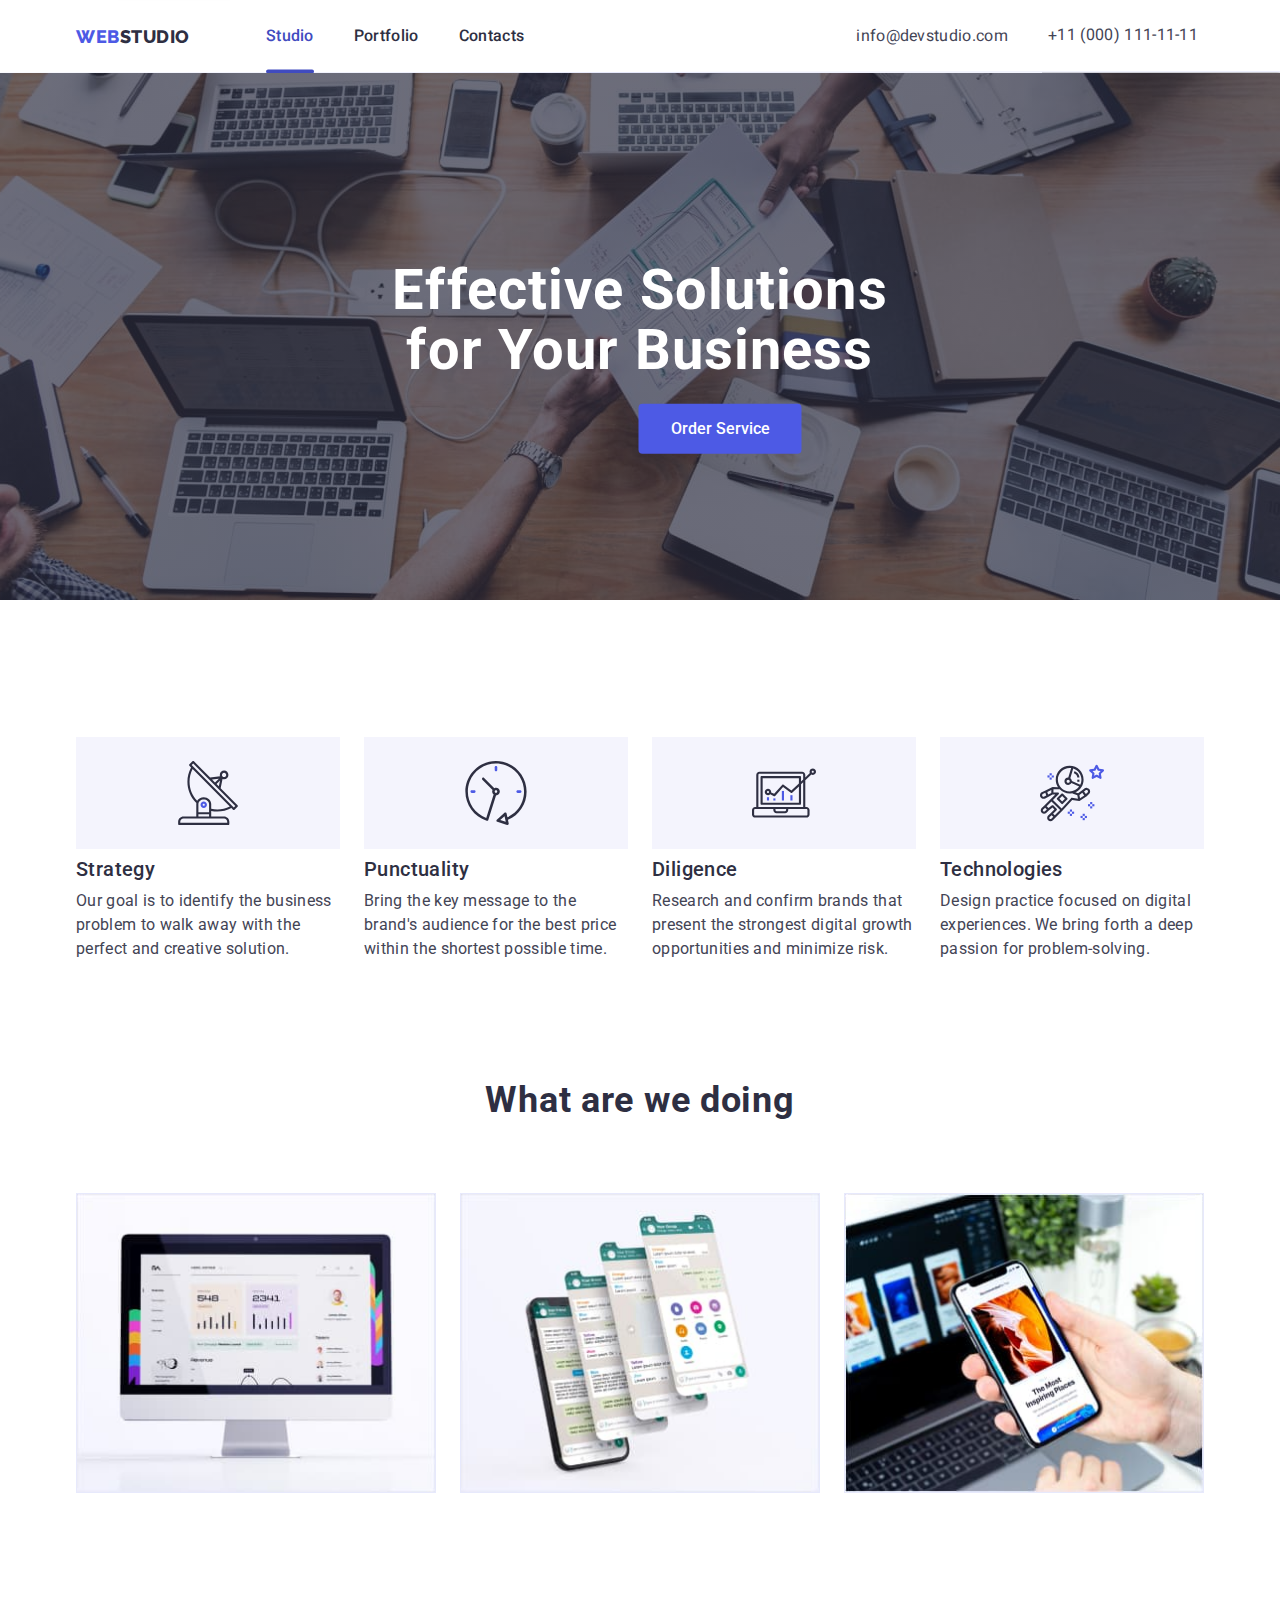
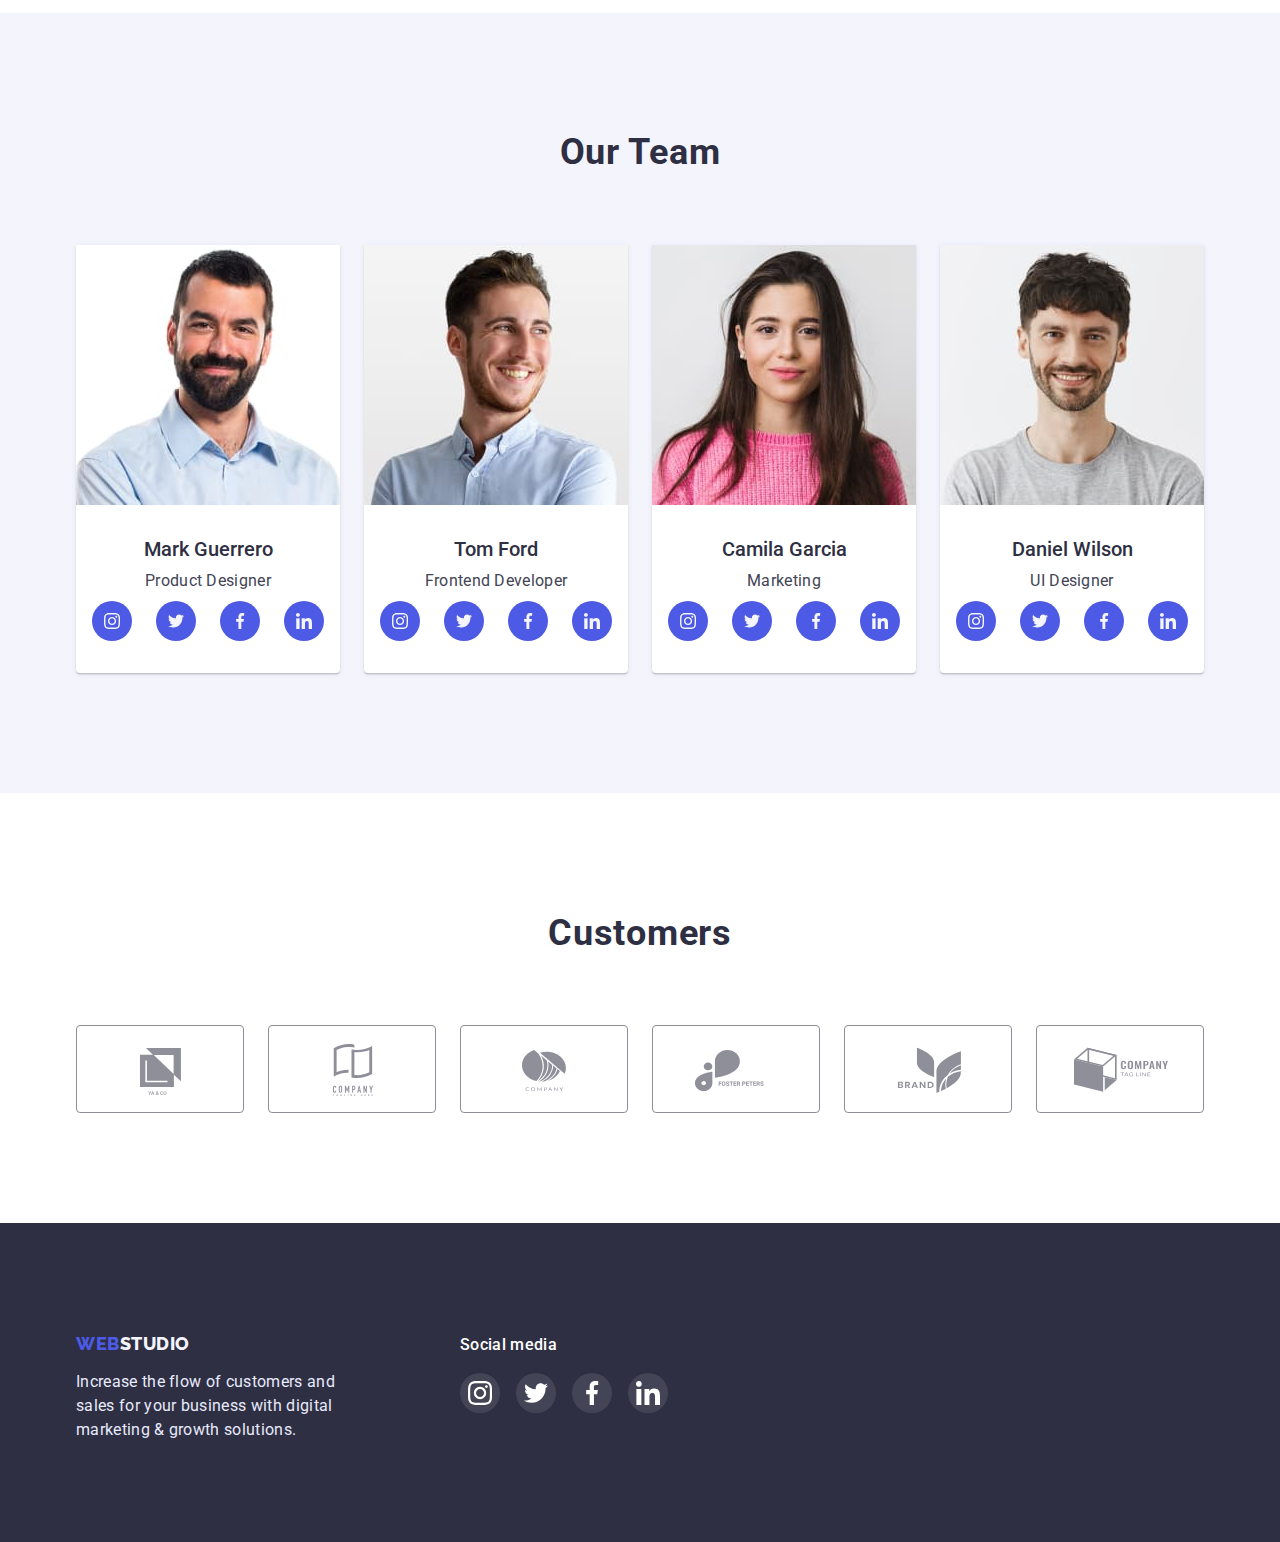
<file: index.html>
<!DOCTYPE html>
<html lang="en">
  <head>
    <meta charset="UTF-8" />
    <meta http-equiv="X-UA-Compatible" content="IE=edge" />
    <meta name="viewport" content="width=device-width, initial-scale=1.0" />
    <title>Document</title>
    <link
      rel="stylesheet"
      href="https://cdn.jsdelivr.net/npm/modern-normalize@1.1.0/modern-normalize.min.css"
    />
    <link rel="preconnect" href="https://fonts.googleapis.com" />
    <link rel="preconnect" href="https://fonts.gstatic.com" crossorigin />
    <link
      href="https://fonts.googleapis.com/css2?family=Raleway:wght@800&family=Roboto:wght@400;500;700;900&display=swap"
      rel="stylesheet"
    />
    <link rel="stylesheet" href="./css/styles.css" />
  </head>

  <body>
    <!--HEADER-->
    <header class="top-header">
      <div class="container page-header-container">
        <nav class="navigation">
          <a class="link logo" href="./index.html"
            ><span class="logo-span">Web</span>Studio</a
          >
          <ul class="menu list">
            <li class="menu-item">
              <a class="menu-nav link studio-after" href="./index.html"
                >Studio</a
              >
            </li>
            <li class="menu-item">
              <a class="menu-nav link" href="./portfolio.html">Portfolio</a>
            </li>
            <li class="menu-item">
              <a class="menu-nav link" href="">Contacts</a>
            </li>
          </ul>
        </nav>
        <address class="address-content">
          <ul class="list contact">
            <li>
              <a class="link mail address" href="mailto:info@devstudio.com"
                >info@devstudio.com</a
              >
            </li>
            <li class="number">
              <a class="phone-number link address" href="tel:+110001111111"
                >+11 (000) 111-11-11</a
              >
            </li>
          </ul>
        </address>
      </div>
    </header>
    <!--PAGE-->
    <main>
      <!--SECTION1-->
      <section class="hero-background section">
        <div class="container page-hero-container">
          <h1 class="hero">Effective Solutions for Your Business</h1>
          <button class="modal-btn modal-text" type="button" data-modal-open>
            Order Service
          </button>
        </div>
      </section>
      <!-- SECTION2 -->
      <section class="start">
        <div class="container page-start-container">
          <h2 class="visually-hidden">Qualities</h2>
          <ul class="list start-item">
            <li class="start-paragraph-text">
              <div class="decorative-container">
                <svg class="decorative-icons" width="64" height="64">
                  <use href="./images/icons.svg#icon-antenna"></use>
                </svg>
              </div>
              <h3 class="start-paragraph">Strategy</h3>
              <p class="start-text">
                Our goal is to identify the business problem to walk away with
                the perfect and creative solution.
              </p>
            </li>
            <li class="start-paragraph-text">
              <div class="decorative-container">
                <svg class="decorative-icons" width="64" height="64">
                  <use href="./images/icons.svg#icon-clock"></use>
                </svg>
              </div>
              <h3 class="start-paragraph">Punctuality</h3>
              <p class="start-text">
                Bring the key message to the brand's audience for the best price
                within the shortest possible time.
              </p>
            </li>
            <li class="start-paragraph-text">
              <div class="decorative-container">
                <svg class="decorative-icons" width="64" height="64">
                  <use href="./images/icons.svg#icon-diagram"></use>
                </svg>
              </div>
              <h3 class="start-paragraph">Diligence</h3>
              <p class="start-text">
                Research and confirm brands that present the strongest digital
                growth opportunities and minimize risk.
              </p>
            </li>
            <li class="start-paragraph-text">
              <div class="decorative-container">
                <svg class="decorative-icons" width="64" height="64">
                  <use href="./images/icons.svg#icon-astronaut"></use>
                </svg>
              </div>
              <h3 class="start-paragraph">Technologies</h3>
              <p class="start-text">
                Design practice focused on digital experiences. We bring forth a
                deep passion for problem-solving.
              </p>
            </li>
          </ul>
        </div>
      </section>
      <!-- SECTION3 -->
      <section class="content">
        <div class="container page-content-container">
          <h2 class="subject">What are we doing</h2>
          <ul class="list content-container-item">
            <li class="content-item">
              <img
                class="content-pic"
                src="./images/rectanglea.jpg"
                alt="monitor"
                width="360"
              />
            </li>
            <li class="content-item">
              <img
                class="content-pic"
                src="./images/rectangleb.jpg"
                alt="phone screen copies"
                width="360"
              />
            </li>
            <li class="content-item">
              <img
                class="content-pic"
                src="./images/rectanglec.jpg"
                alt="phone in hand and laptop"
                width="360"
              />
            </li>
          </ul>
        </div>
      </section>
      <!-- SECTION4 -->
      <section class="aside">
        <div class="container">
          <h2 class="subject">Our Team</h2>
          <ul class="list aside-container-item">
            <li class="aside-item">
              <img
                class="aside-pic"
                src="./images/imga.jpg"
                alt="man"
                width="264"
              />
              <div class="container-subtitle-aside">
                <h3 class="subtitle">Mark Guerrero</h3>
                <p class="aside-desc">Product Designer</p>
                <ul class="list socials-list">
                  <li class="socials-item">
                    <a class="socials-link" href="https://www.instagram.com/">
                      <svg class="socials-icon" width="16" height="16">
                        <use href="./images/icons.svg#icon-instagram"></use>
                      </svg>
                    </a>
                  </li>
                  <li class="socials-item">
                    <a class="socials-link" href="https://twitter.com/">
                      <svg class="socials-icon" width="16" height="16">
                        <use href="./images/icons.svg#icon-twitter"></use>
                      </svg>
                    </a>
                  </li>
                  <li class="socials-item">
                    <a class="socials-link" href="https://www.facebook.com">
                      <svg class="socials-icon" width="16" height="16">
                        <use href="./images/icons.svg#icon-facebook"></use>
                      </svg>
                    </a>
                  </li>
                  <li class="socials-item">
                    <a class="socials-link" href="https://ru.linkedin.com/">
                      <svg class="socials-icon" width="16" height="16">
                        <use href="./images/icons.svg#icon-linkedin"></use>
                      </svg>
                    </a>
                  </li>
                </ul>
              </div>
            </li>
            <li class="aside-item">
              <img
                class="aside-pic"
                src="./images/imgb.jpg"
                alt="man"
                width="264"
              />
              <div class="container-subtitle-aside">
                <h3 class="subtitle">Tom Ford</h3>
                <p class="aside-desc">Frontend Developer</p>
                <ul class="list socials-list">
                  <li class="socials-item">
                    <a class="socials-link" href="https://www.instagram.com/">
                      <svg class="socials-icon" width="16" height="16">
                        <use href="./images/icons.svg#icon-instagram"></use>
                      </svg>
                    </a>
                  </li>
                  <li class="socials-item">
                    <a class="socials-link" href="https://twitter.com/">
                      <svg class="socials-icon" width="16" height="16">
                        <use href="./images/icons.svg#icon-twitter"></use>
                      </svg>
                    </a>
                  </li>
                  <li class="socials-item">
                    <a class="socials-link" href="https://www.facebook.com">
                      <svg class="socials-icon" width="16" height="16">
                        <use href="./images/icons.svg#icon-facebook"></use>
                      </svg>
                    </a>
                  </li>
                  <li class="socials-item">
                    <a class="socials-link" href="https://ru.linkedin.com/">
                      <svg class="socials-icon" width="16" height="16">
                        <use href="./images/icons.svg#icon-linkedin"></use>
                      </svg>
                    </a>
                  </li>
                </ul>
              </div>
            </li>
            <li class="aside-item">
              <img
                class="aside-pic"
                src="./images/imgc.jpg"
                alt="nice woman"
                width="264"
              />
              <div class="container-subtitle-aside">
                <h3 class="subtitle">Camila Garcia</h3>
                <p class="aside-desc">Marketing</p>
                <ul class="list socials-list">
                  <li class="socials-item">
                    <a class="socials-link" href="https://www.instagram.com/">
                      <svg class="socials-icon" width="16" height="16">
                        <use href="./images/icons.svg#icon-instagram"></use>
                      </svg>
                    </a>
                  </li>
                  <li class="socials-item">
                    <a class="socials-link" href="https://twitter.com/">
                      <svg class="socials-icon" width="16" height="16">
                        <use href="./images/icons.svg#icon-twitter"></use>
                      </svg>
                    </a>
                  </li>
                  <li class="socials-item">
                    <a class="socials-link" href="https://www.facebook.com">
                      <svg class="socials-icon" width="16" height="16">
                        <use href="./images/icons.svg#icon-facebook"></use>
                      </svg>
                    </a>
                  </li>
                  <li class="socials-item">
                    <a class="socials-link" href="https://ru.linkedin.com/">
                      <svg class="socials-icon" width="16" height="16">
                        <use href="./images/icons.svg#icon-linkedin"></use>
                      </svg>
                    </a>
                  </li>
                </ul>
              </div>
            </li>
            <li class="aside-item">
              <img
                class="aside-pic"
                src="./images/imgd.jpg"
                alt="man"
                width="264"
              />
              <div class="container-subtitle-aside">
                <h3 class="subtitle">Daniel Wilson</h3>
                <p class="aside-desc">UI Designer</p>
                <ul class="list socials-list">
                  <li class="socials-item">
                    <a class="socials-link" href="https://www.instagram.com/">
                      <svg class="socials-icon" width="16" height="16">
                        <use href="./images/icons.svg#icon-instagram"></use>
                      </svg>
                    </a>
                  </li>
                  <li class="socials-item">
                    <a class="socials-link" href="https://twitter.com/">
                      <svg class="socials-icon" width="16" height="16">
                        <use href="./images/icons.svg#icon-twitter"></use>
                      </svg>
                    </a>
                  </li>
                  <li class="socials-item">
                    <a class="socials-link" href="https://www.facebook.com">
                      <svg class="socials-icon" width="16" height="16">
                        <use href="./images/icons.svg#icon-facebook"></use>
                      </svg>
                    </a>
                  </li>
                  <li class="socials-item">
                    <a class="socials-link" href="https://ru.linkedin.com/">
                      <svg class="socials-icon" width="16" height="16">
                        <use href="./images/icons.svg#icon-linkedin"></use>
                      </svg>
                    </a>
                  </li>
                </ul>
              </div>
            </li>
          </ul>
        </div>
      </section>
      <!-- SECTION5 -->
      <section class="clients">
        <div class="container">
          <h2 class="clients-subtitle">Customers</h2>
          <ul class="list clients-list">
            <li class="clients-item">
              <a class="clients-link" href="#">
                <svg class="clients-icon" width="104" height="56">
                  <use href="./images/icons.svg#icon-yaco"></use>
                </svg>
              </a>
            </li>
            <li class="clients-item">
              <a class="clients-link" href="#">
                <svg class="clients-icon" width="104" height="56">
                  <use href="./images/icons.svg#icon-heretagline"></use>
                </svg>
              </a>
            </li>
            <li class="clients-item">
              <a class="clients-link" href="#">
                <svg class="clients-icon" width="104" height="56">
                  <use href="./images/icons.svg#icon-company"></use>
                </svg>
              </a>
            </li>
            <li class="clients-item">
              <a class="clients-link" href="#">
                <svg class="clients-icon" width="104" height="56">
                  <use href="./images/icons.svg#icon-fosterpeters"></use>
                </svg>
              </a>
            </li>
            <li class="clients-item">
              <a class="clients-link" href="#">
                <svg class="clients-icon" width="104" height="56">
                  <use href="./images/icons.svg#icon-brand"></use>
                </svg>
              </a>
            </li>
            <li class="clients-item">
              <a class="clients-link" href="#">
                <svg class="clients-icon" width="104" height="56">
                  <use href="./images/icons.svg#icon-tagline"></use>
                </svg>
              </a>
            </li>
          </ul>
        </div>
      </section>
    </main>
    <!--FOOTER-->
    <footer class="holder">
      <div class="container container-holder">
        <div class="page-footer-holder">
          <a class="link logo holder-logo-link" href="./index.html"
            ><span class="logo-span">Web</span>
            <span class="holder-span">Studio</span>
          </a>
          <p class="holder-text">
            Increase the flow of customers and sales for your business with
            digital marketing & growth solutions.
          </p>
        </div>
        <div class="holder-container-icons">
          <h2 class="holder-icon-subtitle">Social media</h2>
          <ul class="list holder-list">
            <li class="holder-item">
              <a class="holder-link" href="https://www.instagram.com/">
                <svg class="holder-icon" width="24" height="24">
                  <use href="./images/icons.svg#icon-instagram"></use>
                </svg>
              </a>
            </li>
            <li class="holder-item">
              <a class="holder-link" href="https://twitter.com/">
                <svg class="holder-icon" width="24" height="24">
                  <use href="./images/icons.svg#icon-twitter"></use>
                </svg>
              </a>
            </li>
            <li class="holder-item">
              <a class="holder-link" href="https://www.facebook.com">
                <svg class="holder-icon" width="24" height="24">
                  <use href="./images/icons.svg#icon-facebook"></use>
                </svg>
              </a>
            </li>
            <li class="holder-item">
              <a class="holder-link" href="https://ru.linkedin.com/">
                <svg class="holder-icon" width="24" height="24">
                  <use href="./images/icons.svg#icon-linkedin"></use>
                </svg>
              </a>
            </li>
          </ul>
        </div>
      </div>
    </footer>
    <div class="backdrop is-hidden" data-modal>
      <div class="modal-window">
        <button type="button" class="modal-close-window" data-modal-close>
          <svg width="8" height="8">
            <use href="./images/icons.svg#icon-closebutton"></use>
          </svg>
        </button>
      </div>
    </div>
    <script src="./js/modal.js"></script>
  </body>
</html>
</file>
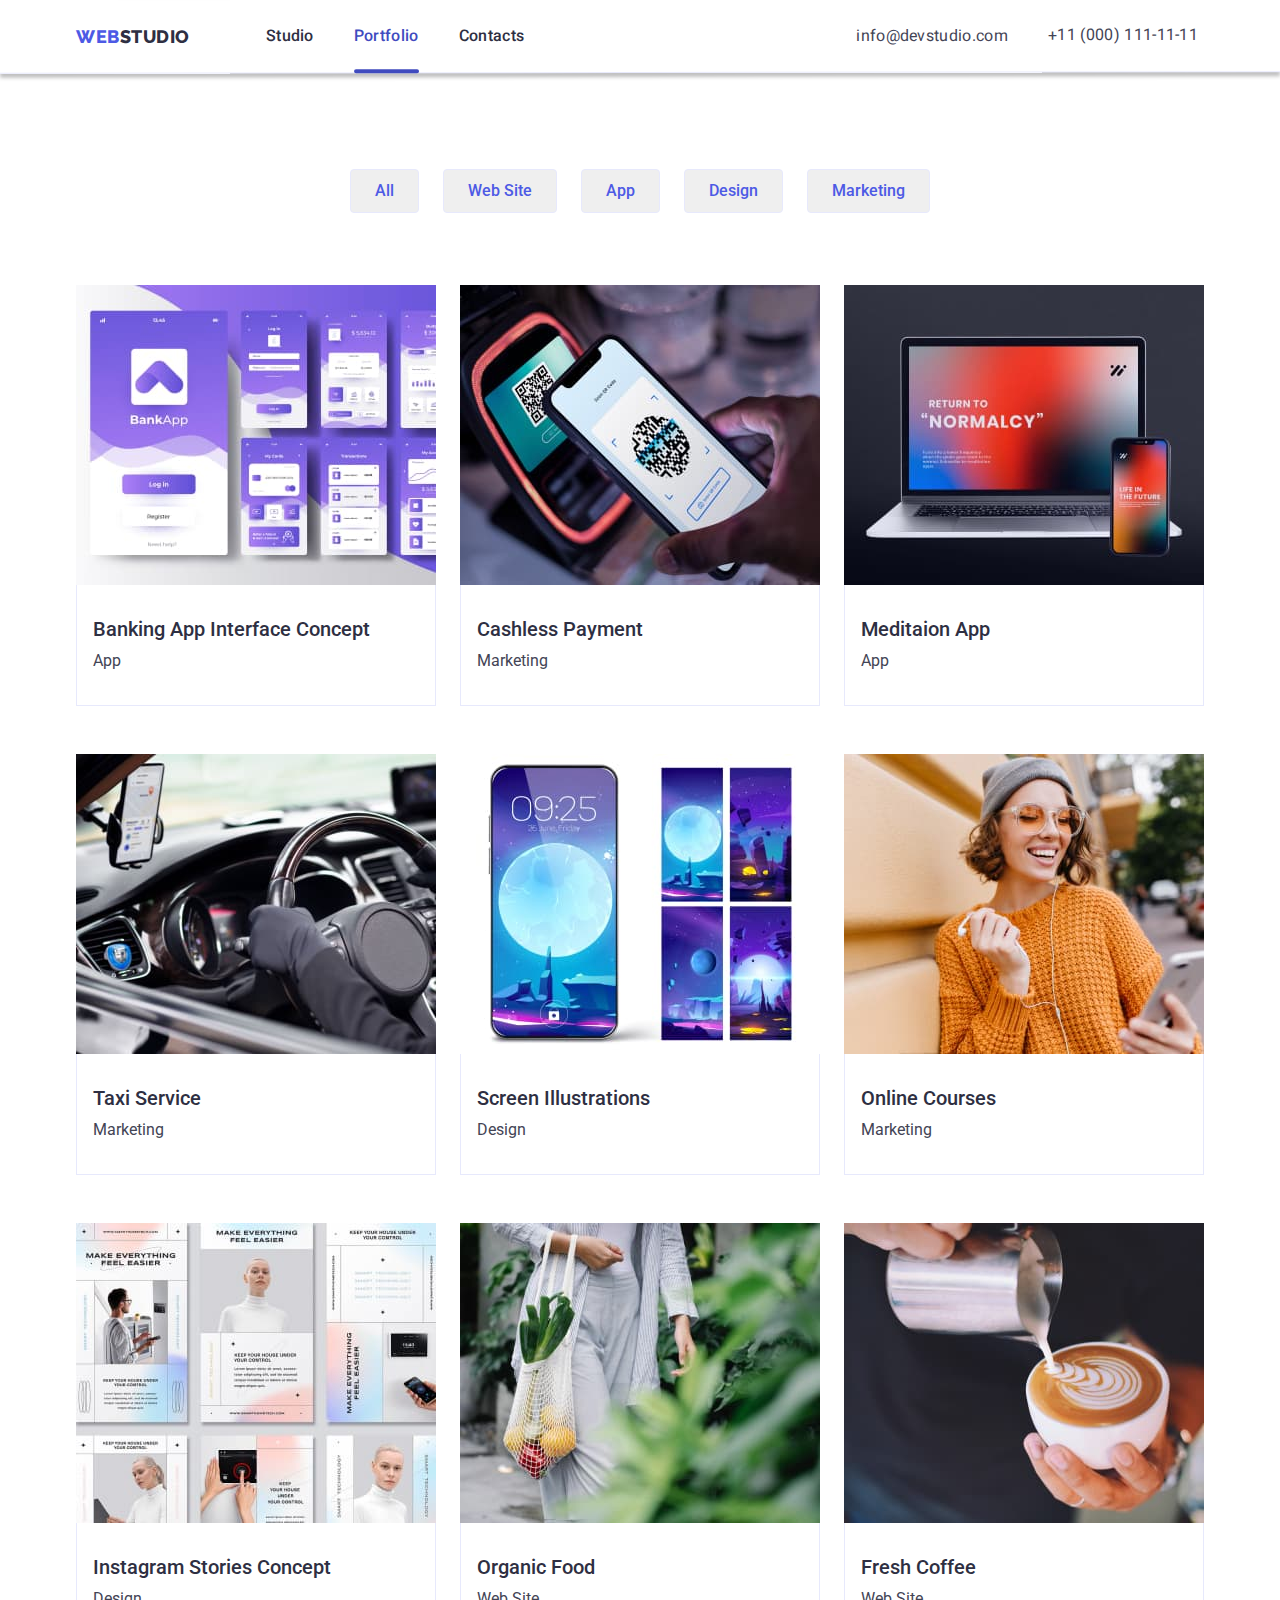
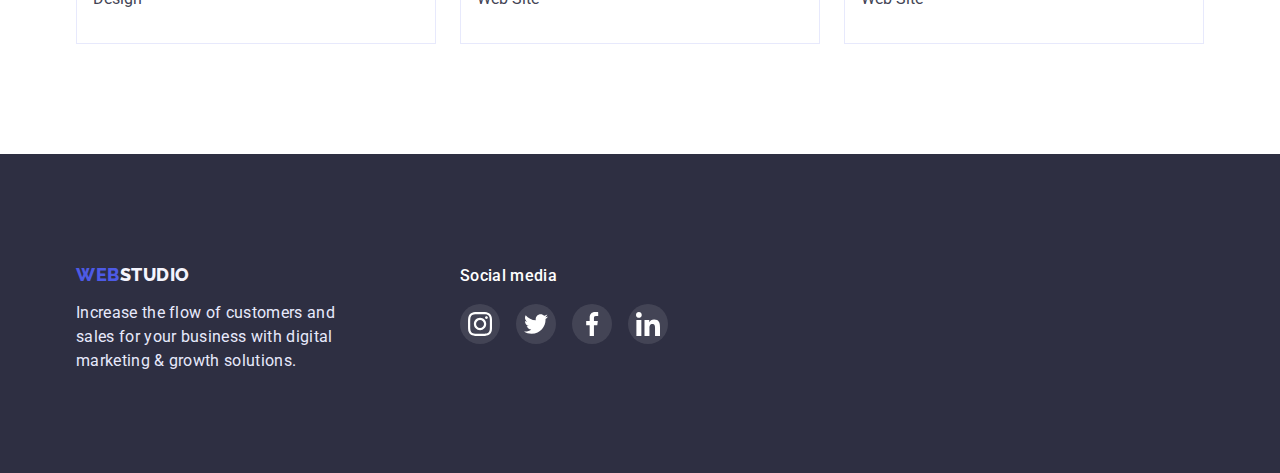
<file: portfolio.html>
<!DOCTYPE html>
<html lang="en">
  <head>
    <meta charset="UTF-8" />
    <meta http-equiv="X-UA-Compatible" content="IE=edge" />
    <meta name="viewport" content="width=device-width, initial-scale=1.0" />
    <title>Document</title>
    <link
      rel="stylesheet"
      href="https://cdn.jsdelivr.net/npm/modern-normalize@1.1.0/modern-normalize.min.css"
    />
    <link rel="preconnect" href="https://fonts.googleapis.com" />
    <link rel="preconnect" href="https://fonts.gstatic.com" crossorigin />
    <link
      href="https://fonts.googleapis.com/css2?family=Raleway:wght@800&family=Roboto:wght@400;500;700;900&display=swap"
      rel="stylesheet"
    />
    <link rel="stylesheet" href="./css/styles.css" />
  </head>
  <body>
    <!-- HEADER -->
    <header class="top-header">
      <div class="container page-header-container">
        <nav class="navigation">
          <a class="link logo" href="./index.html"
            ><span class="logo-span">Web</span>Studio</a
          >
          <ul class="menu list">
            <li class="menu-item">
              <a class="menu-nav link" href="./index.html">Studio</a>
            </li>
            <li class="menu-item">
              <a class="menu-nav link studio-after" href="./portfolio.html"
                >Portfolio</a
              >
            </li>
            <li class="menu-item">
              <a class="menu-nav link" href="">Contacts</a>
            </li>
          </ul>
        </nav>
        <address class="address-content">
          <ul class="list contact">
            <li>
              <a class="link mail address" href="mailto:info@devstudio.com"
                >info@devstudio.com</a
              >
            </li>
            <li class="number">
              <a class="phone-number link address" href="tel:+110001111111"
                >+11 (000) 111-11-11</a
              >
            </li>
          </ul>
        </address>
      </div>
    </header>
    <!-- PAGE -->
    <main>
      <section class="section-portfolio section">
        <div class="container">
          <h1 class="visually-hidden">Portfolio</h1>
          <ul class="list buttons">
            <li class="buttons-item">
              <button class="modal-button button-text" type="button">
                All
              </button>
            </li>
            <li class="buttons-item">
              <button class="modal-button button-text" type="button">
                Web Site
              </button>
            </li>
            <li class="buttons-item">
              <button class="modal-button button-text" type="button">
                App
              </button>
            </li>
            <li class="buttons-item">
              <button class="modal-button button-text" type="button">
                Design
              </button>
            </li>
            <li class="buttons-item">
              <button class="modal-button button-text" type="button">
                Marketing
              </button>
            </li>
          </ul>
          <!-- UL2 -->
          <ul class="list images">
            <li class="picture-item">
              <a href="#" class="images-link-picture link description">
                <div class="subject-images-description">
                  <img
                    class="images-picture"
                    src="./images/interface.jpg"
                    alt="interface"
                    width="360"
                  />
                  <div class="subject-text-description">
                    <p>
                      14 Stylish and User-Friendly App Design Concepts · Task
                      Manager App · Calorie Tracker App · Exotic Fruit Ecommerce
                      App · Cloud Storage App
                    </p>
                  </div>
                </div>
                <div class="subject-text-container">
                  <h2 class="images-subject">Banking App Interface Concept</h2>
                  <p class="images-text">App</p>
                </div>
              </a>
            </li>
            <li class="picture-item">
              <a href="#" class="images-link-picture link description">
                <div class="subject-images-description">
                  <img
                    class="images-picture"
                    src="./images/phoneqr.jpg"
                    alt="phoneqrcod"
                    width="360"
                  />
                  <div class="subject-text-description">
                    <p>
                      14 Stylish and User-Friendly App Design Concepts · Task
                      Manager App · Calorie Tracker App · Exotic Fruit Ecommerce
                      App · Cloud Storage App
                    </p>
                  </div>
                </div>
                <div class="subject-text-container">
                  <h2 class="images-subject">Cashless Payment</h2>
                  <p class="images-text">Marketing</p>
                </div>
              </a>
            </li>
            <li class="picture-item">
              <a href="#" class="images-link-picture link description">
                <div class="subject-images-description">
                  <img
                    class="images-picture"
                    src="./images/gadgets.jpg"
                    alt="gadgets"
                    width="360"
                  />
                  <div class="subject-text-description">
                    <p>
                      14 Stylish and User-Friendly App Design Concepts · Task
                      Manager App · Calorie Tracker App · Exotic Fruit Ecommerce
                      App · Cloud Storage App
                    </p>
                  </div>
                </div>
                <div class="subject-text-container">
                  <h2 class="images-subject">Meditaion App</h2>
                  <p class="images-text">App</p>
                </div>
              </a>
            </li>
            <li class="picture-item">
              <a href="#" class="images-link-picture link description">
                <div class="subject-images-description">
                  <img
                    class="images-picture"
                    src="./images/car.jpg"
                    alt="car"
                    width="360"
                  />
                  <div class="subject-text-description">
                    <p>
                      14 Stylish and User-Friendly App Design Concepts · Task
                      Manager App · Calorie Tracker App · Exotic Fruit Ecommerce
                      App · Cloud Storage App
                    </p>
                  </div>
                </div>
                <div class="subject-text-container">
                  <h2 class="images-subject">Taxi Service</h2>
                  <p class="images-text">Marketing</p>
                </div>
              </a>
            </li>
            <li class="picture-item">
              <a href="#" class="images-link-picture link description">
                <div class="subject-images-description">
                  <img
                    class="images-picture"
                    src="./images/phone.jpg"
                    alt="phonescreen"
                    width="360"
                  />
                  <div class="subject-text-description">
                    <p>
                      14 Stylish and User-Friendly App Design Concepts · Task
                      Manager App · Calorie Tracker App · Exotic Fruit Ecommerce
                      App · Cloud Storage App
                    </p>
                  </div>
                </div>
                <div class="subject-text-container">
                  <h2 class="images-subject">Screen Illustrations</h2>
                  <p class="images-text">Design</p>
                </div>
              </a>
            </li>
            <li class="picture-item">
              <a href="#" class="images-link-picture link description">
                <div class="subject-images-description">
                  <img
                    class="images-picture"
                    src="./images/womansmile.jpg"
                    alt="womansmile"
                    width="360"
                  />
                  <div class="subject-text-description">
                    <p>
                      14 Stylish and User-Friendly App Design Concepts · Task
                      Manager App · Calorie Tracker App · Exotic Fruit Ecommerce
                      App · Cloud Storage App
                    </p>
                  </div>
                </div>
                <div class="subject-text-container">
                  <h2 class="images-subject">Online Courses</h2>
                  <p class="images-text">Marketing</p>
                </div>
              </a>
            </li>
            <li class="picture-item">
              <a href="#" class="images-link-picture link description">
                <div class="subject-images-description">
                  <img
                    class="images-picture"
                    src="./images/panelsetup.jpg"
                    alt="panelsetup"
                    width="360"
                  />
                  <div class="subject-text-description">
                    <p>
                      14 Stylish and User-Friendly App Design Concepts · Task
                      Manager App · Calorie Tracker App · Exotic Fruit Ecommerce
                      App · Cloud Storage App
                    </p>
                  </div>
                </div>
                <div class="subject-text-container">
                  <h2 class="images-subject">Instagram Stories Concept</h2>
                  <p class="images-text">Design</p>
                </div>
              </a>
            </li>
            <li class="picture-item">
              <a href="#" class="images-link-picture link description">
                <div class="subject-images-description">
                  <img
                    class="images-picture"
                    src="./images/womaningray.jpg"
                    alt="womaningray"
                    width="360"
                  />
                  <div class="subject-text-description">
                    <p>
                      14 Stylish and User-Friendly App Design Concepts · Task
                      Manager App · Calorie Tracker App · Exotic Fruit Ecommerce
                      App · Cloud Storage App
                    </p>
                  </div>
                </div>
                <div class="subject-text-container">
                  <h2 class="images-subject">Organic Food</h2>
                  <p class="images-text">Web Site</p>
                </div>
              </a>
            </li>
            <li class="picture-item">
              <a href="#" class="images-link-picture link description">
                <div class="subject-images-description">
                  <img
                    class="images-picture"
                    src="./images/coffee.jpg"
                    alt="coffee"
                    width="360"
                  />
                  <div class="subject-text-description">
                    <p>
                      14 Stylish and User-Friendly App Design Concepts · Task
                      Manager App · Calorie Tracker App · Exotic Fruit Ecommerce
                      App · Cloud Storage App
                    </p>
                  </div>
                </div>
                <div class="subject-text-container">
                  <h2 class="images-subject">Fresh Coffee</h2>
                  <p class="images-text">Web Site</p>
                </div>
              </a>
            </li>
          </ul>
        </div>
      </section>
    </main>
    <!-- FOOTER -->
    <footer class="holder section">
      <div class="container container-holder">
        <div class="page-footer-holder">
          <a class="link logo" href="./index.html"
            ><span class="logo-span">Web</span>
            <span class="holder-span">Studio</span></a
          >
          <p class="holder-text">
            Increase the flow of customers and sales for your business with
            digital marketing & growth solutions.
          </p>
        </div>
        <div class="holder-container-icons">
          <h2 class="holder-icon-subtitle">Social media</h2>
          <ul class="list holder-list">
            <li class="holder-item">
              <a class="holder-link" href="https://www.instagram.com/">
                <svg class="holder-icon" width="24" height="24">
                  <use href="./images/icons.svg#icon-instagram"></use>
                </svg>
              </a>
            </li>
            <li class="holder-item">
              <a class="holder-link" href="https://twitter.com/">
                <svg class="holder-icon" width="24" height="24">
                  <use href="./images/icons.svg#icon-twitter"></use>
                </svg>
              </a>
            </li>
            <li class="holder-item">
              <a class="holder-link" href="https://www.facebook.com">
                <svg class="holder-icon" width="24" height="24">
                  <use href="./images/icons.svg#icon-facebook"></use>
                </svg>
              </a>
            </li>
            <li class="holder-item">
              <a class="holder-link" href="https://ru.linkedin.com/">
                <svg class="holder-icon" width="24" height="24">
                  <use href="./images/icons.svg#icon-linkedin"></use>
                </svg>
              </a>
            </li>
          </ul>
        </div>
      </div>
    </footer>
  </body>
</html>
</file>
<file: css/styles.css>
:root {
  --main-color: #434455;
  --main-title-color: #2e2f42;
  --accent-hoverfa-color: #404bbf;
  --phon-white-color: #ffffff;
  --ocean-color: #4d5ae5;
  --phon-special-color: #f4f4fd;
  --additional-color: #e7e9fc;
  --icon-fill-color: #8e8f99;
}
body {
  font-family: 'Roboto', sans-serif;
  font-size: 16px;
  font-weight: 400;
  line-height: 1.5;
  color: var(--main-title-color);
}
.list {
  list-style: none;
  padding: 0;
  margin: 0;
}
.link {
  text-decoration: none;
}

h1,
h2,
h3,
h4,
p {
  margin-top: 0;
  margin-bottom: 0;
}
ul,
ol {
  margin-top: 0;
  margin-bottom: 0;
  padding-left: 0;
}
img {
  display: block;
  max-width: 100%;
  height: auto;
}
button {
  cursor: pointer;
}
.container {
  width: 1158px;
  margin-left: auto;
  margin-right: auto;
  padding-left: 15px;
  padding-right: 15px;
}
.page-header-container {
  display: flex;
}
.navigation {
  display: flex;
  align-items: center;
}
.menu {
  display: flex;
  align-items: center;
}
.contact {
  display: flex;
  align-items: center;
}
.logo {
  margin-right: 76px;
}
.menu-item:not(:last-child) {
  margin-right: 40px;
}
.address-content {
  margin-left: 332px;
}
.number {
  margin-left: 40px;
}
.top-header {
  padding-top: 24px;
  padding-bottom: 24px;
}

.page-hero-container {
  display: flex;
  justify-content: center;
  align-items: center;
  flex-direction: column;
}
.modal-btn {
  display: flex;
  align-items: center;
}
.page-start-container {
  display: flex;
}
.start-item {
  display: flex;
  gap: 24px;
}
.start-paragraph {
  margin-bottom: 8px;
}
.content-container-item {
  display: flex;
  justify-content: center;
}
.content-item:not(:nth-child(3n)) {
  margin-right: 24px;
}
.subject {
  text-align: center;
  margin-bottom: 72px;
}
.aside-container-item {
  display: flex;
  gap: 24px;
}
.aside-item {
  flex-direction: column;
  background-color: var(--phon-white-color);
  box-shadow: 0px 1px 6px rgba(46, 47, 66, 0.08),
    0px 1px 1px rgba(46, 47, 66, 0.16), 0px 2px 1px rgba(46, 47, 66, 0.08);
  border-radius: 0px 0px 4px 4px;
}
.container-subtitle-aside {
  padding-top: 32px;
  padding-bottom: 32px;
}

.subtitle {
  text-align: center;
}
.aside-desc {
  text-align: center;
}

/* ==============================PORTFOLIOFLEX===================== */
.buttons {
  display: flex;
  align-items: center;
  gap: 24px;
  margin-bottom: 72px;
  justify-content: center;
}
.images {
  display: flex;
  column-gap: 24px;
  row-gap: 48px;
  flex-wrap: wrap;
}

.images-subject {
  margin-bottom: 8px;
}

/* ===============================================HEADER================================== */
/*===================================LOGO===============================*/
.top-header {
  border-bottom: 1px solid var(--additional-color);
  box-shadow: 0px 4px 4px rgba(0, 0, 0, 0.25);
  transform: rotate(-0.07deg);
  margin-left: auto;
  margin-right: auto;
}
.logo-span {
  color: var(--ocean-color);
}
.logo {
  font-family: 'Raleway', sans-serif;
  font-weight: 800;
  font-size: 18px;
  line-height: 1.17;
  display: flex;
  align-items: center;
  letter-spacing: 0.03em;
  text-transform: uppercase;
  color: var(--main-title-color);
}
/*===========================NAVIGATION================================*/
.menu-nav {
  font-weight: 500;
  letter-spacing: 0.02em;
  color: var(--main-title-color);
  transition-property: color;
  transition-duration: 250ms;
  transition-timing-function: cubic-bezier(0.4, 0, 0.2, 1);
}
.menu-nav:hover,
.menu-nav:focus {
  color: var(--accent-hoverfa-color);
}

.studio-after {
  position: relative;
  padding-top: 24px;
  padding-bottom: 28px;
  color: var(--accent-hoverfa-color);
}
.studio-after::after {
  content: '';
  bottom: 0;
  left: 0;
  width: 100%;
  height: 4px;
  position: absolute;
  background-color: currentColor;
  border-radius: 2px;
}

/*=================================ADDRESS==============================*/
.mail {
  font-style: normal;
  letter-spacing: 0.02em;
  color: var(--main-color);
}
.phone-number {
  font-style: normal;
  letter-spacing: 0.02em;
  color: var(--main-color);
}
.address :active {
  color: var(--accent-hoverfa-color);
}
.address {
  transition-property: color;
  transition-duration: 250ms;
  transition-timing-function: cubic-bezier(0.4, 0, 0.2, 1);
}
.address:hover,
.address:focus {
  color: var(--accent-hoverfa-color);
}
/*==================================MAIN SECTION1==============================*/
.section {
  padding-top: 188px;
  padding-bottom: 188px;
}
.hero-background {
  max-width: 1440px;
  background-image: linear-gradient(
      rgba(46, 47, 66, 0.7),
      rgba(46, 47, 66, 0.7)
    ),
    url(../images/people-office.jpg);
  background-repeat: no-repeat;
  background-position: 50% 0%;
  background-attachment: fixed;
  background-size: 1440px 600px;
  margin-left: auto;
  margin-right: auto;
  position: relative;
}
.hero {
  width: 496px;
  font-weight: 700;
  font-size: 56px;
  line-height: 1.07;
  letter-spacing: 0.02em;
  color: var(--phon-white-color);
  margin-bottom: 48px;
  text-align: center;
}
.modal-btn {
  flex-direction: row;
  padding: 16px 32px;
  gap: 10px;
  background-color: var(--ocean-color);
  border: 1px var(--ocean-color);
  border-radius: 4px;
  padding-top: 16px;
  padding-right: 32px;
  padding-bottom: 16px;
  padding-left: 32px;
  max-width: 169px;
  top: 356px;
  left: 720px;
  margin: 0;
  position: absolute;
  transform: translate(-50%, -50%);
  transition-property: background-color, opacity;
  transition-duration: 250ms;
  transition-timing-function: cubic-bezier(0.4, 0, 0.2, 1);
}
.modal-btn:hover,
.modal-btn:focus {
  background-color: var(--accent-hoverfa-color);
  opacity: 0.8;
}

.modal-btn:active {
  color: var(--accent-hoverfa-color);
}
.modal-text:active {
  color: var(--phon-white-color);
}
.modal-text {
  font-family: inherit;
  font-weight: 500;
  color: var(--phon-white-color);
  background: var(--ocean-color);
}

.backdrop {
  position: fixed;
  top: 0;
  left: 0;
  width: 100%;
  height: 100%;
  padding: 20px 0;
  background: rgba(0, 0, 0, 0.5);
  transition: opacity 250ms, visibility 250ms;
}
.modal-close-window {
  position: absolute;
  left: 357px;
  top: 24px;
  max-width: 24px;
  max-height: 24px;
  height: 100%;
  width: 100%;
  background-color: var(--additional-color);
  border: 1px solid rgba(0, 0, 0, 0.1);
  border-radius: 50%;
  box-shadow: 0px 1px 3px rgba(0, 0, 0, 0.12), 0px 1px 1px rgba(0, 0, 0, 0.14),
    0px 2px 1px rgba(0, 0, 0, 0.2);
  cursor: pointer;
  transition-property: background-color, fill, box-shadow;
  transition-duration: 250ms;
  transition-timing-function: cubic-bezier(0.4, 0, 0.2, 1);
}
.modal-close-window:hover,
.modal-close-window:focus {
  background-color: var(--accent-hoverfa-color);
  fill: var(--phon-white-color);
  box-shadow: none;
}

.modal-window {
  position: absolute;
  overflow: hidden;
  top: 50%;
  left: 50%;
  width: 100%;
  height: 100%;
  max-width: 408px;
  max-height: 576px;
  background-color: #fcfcfc;
  box-shadow: 0px 1px 1px rgba(0, 0, 0, 0.14), 0px 1px 3px rgba(0, 0, 0, 0.12),
    0px 2px 1px rgba(0, 0, 0, 0.2);
  border-radius: 4px;
  transition-property: transform;
  transition-duration: 250ms;
  transition-timing-function: cubic-bezier(0.4, 0, 0.2, 1);
  transform: scale(1);
  transform: translate(-50%, -50%);
}

.modal-window:hover {
  animation-name: magicbackcolor;
  animation-duration: 2500ms;
  animation-timing-function: cubic-bezier(0.895, 0.03, 0.685, 0.22);
  animation-iteration-count: infinite;
  animation-fill-mode: none;
}
@keyframes magicbackcolor {
  0% {
    background-color: var(--phon-white-color);
  }
  50% {
    background-color: #31d0aa;
  }
  100% {
    background-color: var(--phon-white-color);
  }
}

.is-hidden {
  opacity: 0;
  visibility: auto;
  pointer-events: none;
}
/*=====================================SECTION2==============================*/

.start {
  padding-top: 120px;
  padding-bottom: 60px;
}
.start-paragraph-text {
  width: 264px;
}
.start-paragraph {
  font-weight: 500;
  font-size: 20px;
  line-height: 1.2;
  letter-spacing: 0.02em;
  color: var(--main-title-color);
}
.start-text {
  letter-spacing: 0.02em;
  color: var(--main-color);
}

/*=====================================SECTION3=============================*/
.content {
  padding-top: 60px;
  padding-bottom: 120px;
}
.subject {
  font-weight: 700;
  font-size: 36px;
  line-height: 1.11;
  letter-spacing: 0.02em;
  color: var(--main-title-color);
}
.content-pic {
  background: linear-gradient(
    0deg,
    rgba(77, 90, 229, 0.1),
    rgba(77, 90, 229, 0.1)
  );
  background-blend-mode: soft-light, normal;
  border: 1px solid var(--additional-color);
}
.start, /*SECTION2*/
.content,/*SECTION3*/
.clients,/*SECTION5*/
.section-portfolio {
  background-color: var(--phon-white-color);
}
/*=========================================SECTION4=================================*/
.subtitle {
  font-weight: 500;
  font-size: 20px;
  line-height: 1.2;
  color: var(--main-title-color);
  margin-bottom: 8px;
}
.aside-desc {
  letter-spacing: 0.02em;
  color: var(--main-color);
}
.aside {
  background-color: var(--phon-special-color);
  padding-top: 120px;
  padding-bottom: 120px;
}
/* ======================================SECTION5========================================= */
.clients {
  padding-top: 120px;
  padding-bottom: 110px;
}
.clients-subtitle {
  font-weight: 700;
  font-size: 36px;
  line-height: 1.12;
  text-align: center;
  letter-spacing: 0.02em;
  color: var(--main-title-color);
  margin-bottom: 72px;
}
.clients-list {
  display: flex;
  gap: 24px;
  justify-content: center;
}
.clients-item {
  width: 168px;
  height: 88px;
}
.clients-link {
  display: flex;
  width: 100%;
  height: 100%;
  align-items: center;
  justify-content: center;
  color: var(--icon-fill-color);
  border: 1px solid var(--icon-fill-color);
  border-radius: 4px;
  transition-property: color, border-color;
  transition-duration: 250ms;
  transition-timing-function: cubic-bezier(0.4, 0, 0.2, 1);
}
.clients-link:hover,
.clients-link:focus {
  color: var(--accent-hoverfa-color);
  border-color: var(--accent-hoverfa-color);
}
.clients-icon {
  fill: currentColor;
}
/*================================FOOTER=====================================*/
.container-holder {
  display: flex;
}
.holder {
  background: var(--main-title-color);
  padding-top: 110px;
  padding-bottom: 100px;
}
.holder-logo-link {
  width: 115px;
}
.holder-span {
  font-family: 'Raleway', sans-serif;
  font-weight: 800;
  font-size: 18px;
  line-height: 1.17;
  color: var(--phon-special-color);
}
.holder-text {
  line-height: 1.5;
  letter-spacing: 0.02em;
  color: var(--additional-color);
  margin-top: 16px;
  width: 264px;
}
/* =================================ICON FOOTER====================================== */
.holder-icon-subtitle {
  display: flex;
  justify-content: flex-start;
  font-weight: 500;
  font-size: 16px;
  line-height: 1.5;
  letter-spacing: 0.02em;
  color: #ffffff;
  margin-bottom: 16px;
}
.holder-list {
  display: flex;
  gap: 16px;
  justify-content: center;
}
.holder-item {
  width: 40px;
  height: 40px;
}
.holder-link {
  display: flex;
  width: 100%;
  height: 100%;
  border-radius: 50%;
  background-color: rgba(255, 255, 255, 0.1);
  align-items: center;
  justify-content: center;
  fill: var(--phon-white-color);
  transition-property: fill, background-color;
  transition-duration: 250ms;
  transition-timing-function: cubic-bezier(0.4, 0, 0.2, 1);
}
.holder-link:hover,
.holder-link:focus {
  fill: var(--phon-white-color);
  background-color: #31d0aa;
}
.holder-container-icons {
  width: 208px;
  margin-left: 120px;
}
/* ==========================================PORTFOLIO===================================== */
/* HEADER IN STUDIO */
.section-portfolio {
  padding-top: 96px;
  padding-bottom: 110px;
}
.visually-hidden {
  position: absolute;
  width: 1px;
  height: 1px;
  margin: -1px;
  border: 0;
  padding: 0;
  white-space: nowrap;
  clip-path: inset(100%);
  clip: rect(0 0 0 0);
  overflow: hidden;
}
.modal-button {
  border: 1px solid var(--additional-color);
  border-radius: 4px;
  transition-property: background-color, box-shadow, border;
  transition-duration: 250ms;
  transition-timing-function: cubic-bezier(0.4, 0, 0.2, 1);
}
.modal-button:hover,
.modal-button:focus {
  background-color: var(--accent-hoverfa-color);
  box-shadow: 0px 3px 1px rgba(0, 0, 0, 0.1), 0px 2px 1px rgba(0, 0, 0, 0.08),
    0px 2px 2px rgba(0, 0, 0, 0.12);
  border: 1px solid var(--accent-hoverfa-color);
}
.modal-button:active {
  background-color: var(--accent-hoverfa-color);
}

.button-text {
  font-family: inherit;
  font-weight: 500;
  color: var(--ocean-color);
  padding: 12px 24px;
  transition-property: color, background-color, box-shadow, border;
  transition-duration: 250ms;
  transition-timing-function: cubic-bezier(0.4, 0, 0.2, 1);
}
.button-text:hover,
.button-text:focus {
  color: var(--phon-white-color);
}
.images-link-picture {
  display: block;
  transition-property: box-shadow;
  transition-duration: 250ms;
  transition-timing-function: cubic-bezier(0.4, 0, 0.2, 1);
}
.images-link-picture:hover,
.images-link-picture:focus {
  box-shadow: 0px 1px 6px rgba(46, 47, 66, 0.08),
    0px 1px 1px rgba(46, 47, 66, 0.16), 0px 2px 1px rgba(46, 47, 66, 0.08);
}
.subject-text-container {
  background: var(--phon-white-color);
  border: 1px solid var(--additional-color);
  border-top: none;
  padding: 32px 16px;
}
.images-subject {
  width: 290px;
  font-weight: 500;
  font-size: 20px;
  line-height: 1.2;
  color: var(--main-title-color);
}
.images-text {
  color: var(--main-color);
}

.subject-images-description {
  position: relative;
  overflow: hidden;
}
.subject-text-description {
  position: absolute;
  padding: 40px 32px 164px 32px;
  top: 0;
  left: 0;
  width: 100%;
  height: 100%;
  background-color: var(--ocean-color);
  color: var(--phon-special-color);
  transform: translateY(100%);
  transition-property: transform;
  transition-duration: 250ms;
  transition-timing-function: cubic-bezier(0.4, 0, 0.2, 1);
}

.description:hover .subject-text-description,
.description:focus .subject-text-description {
  transform: translateY(0);
}
/* FOOTER IN STUDIO */
/* ======================ICONS====================== */
/* ==================DECORATIVEICONS SECTION2================= */
.decorative-container {
  display: flex;
  justify-content: center;
  background-color: var(--phon-special-color);
  padding-top: 24px;
  padding-bottom: 24px;
  margin-bottom: 8px;
}

/* =========ICONSSOCIAL SECTION4 ========== */
.socials-list {
  display: flex;
  gap: 24px;
  justify-content: center;
  margin-top: 8px;
}
.socials-item {
  width: 40px;
  height: 40px;
}
.socials-link {
  display: flex;
  width: 100%;
  height: 100%;
  background-color: var(--ocean-color);
  border-radius: 50%;
  align-items: center;
  justify-content: center;
  fill: var(--phon-special-color);
  transition-property: background-color;
  transition-duration: 250ms;
  transition-timing-function: cubic-bezier(0.4, 0, 0.2, 1);
}
.socials-link:hover,
.socials-link:focus {
  background-color: var(--accent-hoverfa-color);
}
</file>
